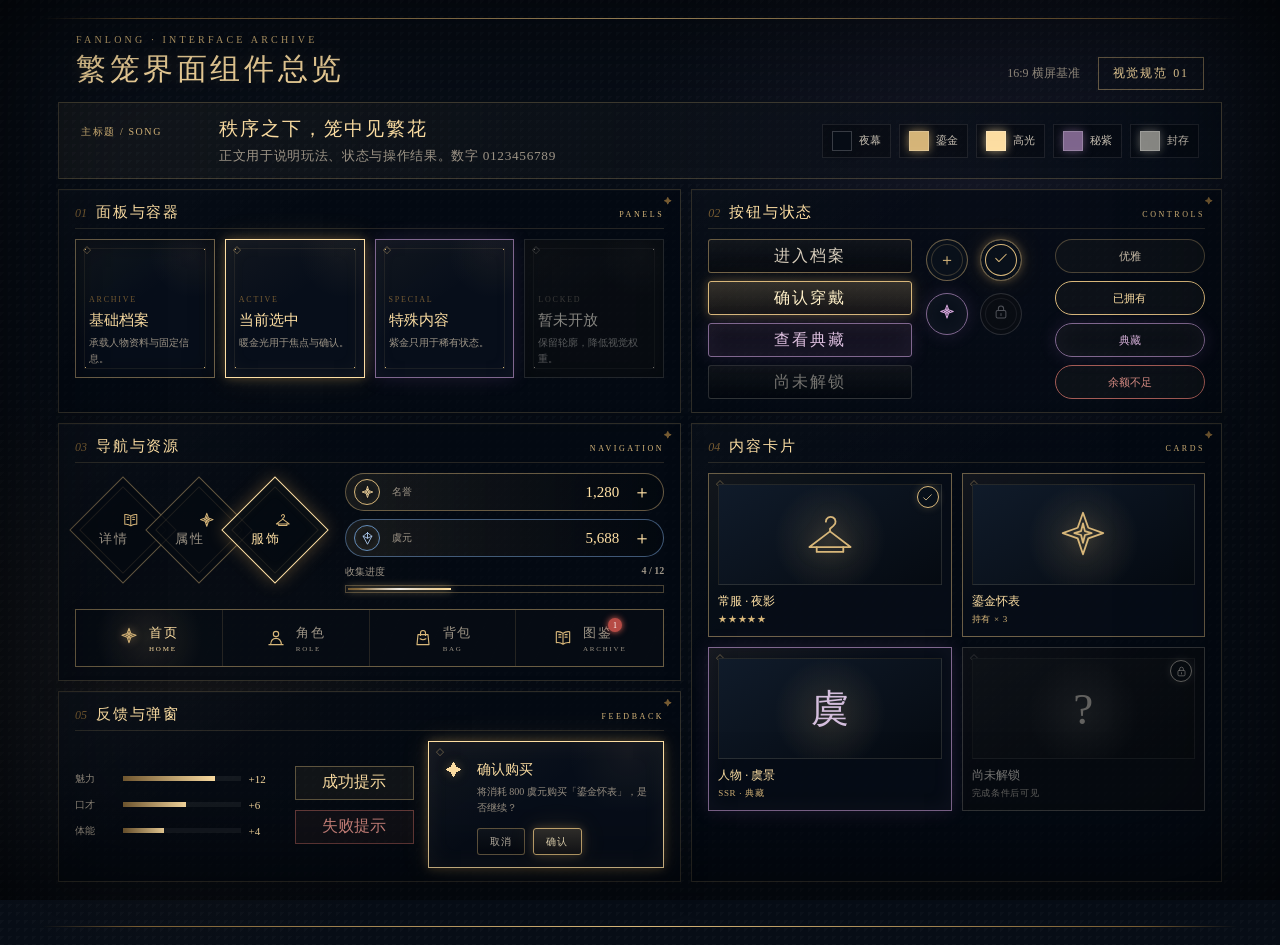
<file: components.html>
<!doctype html>
<html lang="zh-CN">
<head>
  <meta charset="UTF-8">
  <meta name="viewport" content="width=device-width, initial-scale=1">
  <meta name="theme-color" content="#070d16">
  <title>繁笼 · UI 组件总览</title>
  <link rel="stylesheet" href="components.css">
</head>
<body>
  <svg class="icon-sprite" aria-hidden="true">
    <symbol id="i-star" viewBox="0 0 24 24"><path d="M12 2.8 14.2 9l6.2 2.2-6.2 2.2L12 20l-2.2-6.6-6.2-2.2L9.8 9 12 2.8Z"/><path d="m12 7.2.8 3.2 2.8.8-2.8.8-.8 3.2-.8-3.2-2.8-.8 2.8-.8.8-3.2Z"/></symbol>
    <symbol id="i-user" viewBox="0 0 24 24"><circle cx="12" cy="7.2" r="3.2"/><path d="M5.5 20c.3-5 2.5-7.5 6.5-7.5s6.2 2.5 6.5 7.5M3.5 20h17"/></symbol>
    <symbol id="i-bag" viewBox="0 0 24 24"><path d="M6 8h12l1.2 12H4.8L6 8Z"/><path d="M9 9V6a3 3 0 0 1 6 0v3M8.5 13c2.3 1.4 4.7 1.4 7 0"/></symbol>
    <symbol id="i-book" viewBox="0 0 24 24"><path d="M4 4.5c3-.5 5.7.1 8 2v13c-2.3-1.9-5-2.5-8-2V4.5ZM20 4.5c-3-.5-5.7.1-8 2v13c2.3-1.9 5-2.5 8-2V4.5Z"/><path d="M7 8h2.5M7 11h2.5M14.5 8H17M14.5 11H17"/></symbol>
    <symbol id="i-gem" viewBox="0 0 24 24"><path d="m12 2.8 7 5.5-7 12.9L5 8.3 12 2.8Z"/><path d="m5 8.3 7 3.2 7-3.2M12 2.8v8.7"/></symbol>
    <symbol id="i-hanger" viewBox="0 0 24 24"><path d="M10.3 6.5a2 2 0 1 1 3.2 1.6L12 9.4v1.1L3.5 17h17L12 10.5"/><path d="M6.5 17v2h11v-2"/></symbol>
    <symbol id="i-check" viewBox="0 0 24 24"><path d="m5 12.5 4.2 4.2L19 7"/></symbol>
    <symbol id="i-lock" viewBox="0 0 24 24"><rect x="5.5" y="10" width="13" height="10" rx="2"/><path d="M8.5 10V7.5a3.5 3.5 0 0 1 7 0V10M12 14v2.5"/></symbol>
  </svg>
  <main class="specimen-shell">
    <header class="specimen-header ornament-line">
      <div>
        <p class="eyebrow">FANLONG · INTERFACE ARCHIVE</p>
        <h1>繁笼界面组件总览</h1>
      </div>
      <div class="header-meta">
        <span>16:9 横屏基准</span>
        <strong>视觉规范 01</strong>
      </div>
    </header>

    <section class="token-strip" aria-label="颜色与字体规范">
      <div class="token-copy">
        <span>主标题 / SONG</span>
        <strong>秩序之下，笼中见繁花</strong>
        <small>正文用于说明玩法、状态与操作结果。数字 0123456789</small>
      </div>
      <div class="swatches">
        <button class="swatch" data-copy="#070D16" style="--swatch:#070d16"><i></i><span>夜幕</span></button>
        <button class="swatch" data-copy="#D8B77A" style="--swatch:#d8b77a"><i></i><span>鎏金</span></button>
        <button class="swatch" data-copy="#FFE0A4" style="--swatch:#ffe0a4"><i></i><span>高光</span></button>
        <button class="swatch" data-copy="#80678F" style="--swatch:#80678f"><i></i><span>秘紫</span></button>
        <button class="swatch" data-copy="#8A8A86" style="--swatch:#8a8a86"><i></i><span>封存</span></button>
      </div>
    </section>

    <div class="component-grid">
      <section class="showcase panel-frames">
        <div class="section-title"><span>01</span><h2>面板与容器</h2><small>PANELS</small></div>
        <div class="frame-row">
          <article class="fl-panel panel-tall">
            <span class="panel-kicker">ARCHIVE</span>
            <h3>基础档案</h3>
            <p>承载人物资料与固定信息。</p>
          </article>
          <article class="fl-panel panel-tall is-selected">
            <span class="panel-kicker">ACTIVE</span>
            <h3>当前选中</h3>
            <p>暖金光用于焦点与确认。</p>
          </article>
          <article class="fl-panel panel-tall is-rare">
            <span class="panel-kicker">SPECIAL</span>
            <h3>特殊内容</h3>
            <p>紫金只用于稀有状态。</p>
          </article>
          <article class="fl-panel panel-tall is-disabled">
            <span class="panel-kicker">LOCKED</span>
            <h3>暂未开放</h3>
            <p>保留轮廓，降低视觉权重。</p>
          </article>
        </div>
      </section>

      <section class="showcase controls">
        <div class="section-title"><span>02</span><h2>按钮与状态</h2><small>CONTROLS</small></div>
        <div class="control-groups">
          <div class="button-column">
            <button class="fl-button">进入档案</button>
            <button class="fl-button is-primary">确认穿戴</button>
            <button class="fl-button is-rare">查看典藏</button>
            <button class="fl-button" disabled>尚未解锁</button>
          </div>
          <div class="icon-buttons">
            <button class="fl-icon-button" aria-label="新增">＋</button>
            <button class="fl-icon-button is-primary" aria-label="确认"><svg><use href="#i-check"/></svg></button>
            <button class="fl-icon-button is-rare" aria-label="稀有"><svg><use href="#i-star"/></svg></button>
            <button class="fl-icon-button" disabled aria-label="锁定"><svg><use href="#i-lock"/></svg></button>
          </div>
          <div class="status-list">
            <span class="fl-tag">优雅</span>
            <span class="fl-tag is-primary">已拥有</span>
            <span class="fl-tag is-rare">典藏</span>
            <span class="fl-tag is-danger">余额不足</span>
          </div>
        </div>
      </section>

      <section class="showcase navigation">
        <div class="section-title"><span>03</span><h2>导航与资源</h2><small>NAVIGATION</small></div>
        <div class="navigation-demo">
          <nav class="diamond-nav" aria-label="档案分栏">
            <button><i><svg><use href="#i-book"/></svg></i><span>详情</span></button>
            <button><i><svg><use href="#i-star"/></svg></i><span>属性</span></button>
            <button class="is-active"><i><svg><use href="#i-hanger"/></svg></i><span>服饰</span></button>
          </nav>
          <div class="resource-stack">
            <div class="resource-bar"><i class="resource-icon"><svg><use href="#i-star"/></svg></i><span>名誉</span><strong>1,280</strong><button>＋</button></div>
            <div class="resource-bar is-blue"><i class="resource-icon"><svg><use href="#i-gem"/></svg></i><span>虞元</span><strong>5,688</strong><button>＋</button></div>
            <div class="progress-block">
              <div><span>收集进度</span><strong>4 / 12</strong></div>
              <i class="progress-track"><b style="width:33%"></b></i>
            </div>
          </div>
        </div>
        <nav class="bottom-nav" aria-label="底部导航示例">
          <button class="is-active"><i><svg><use href="#i-star"/></svg></i><span>首页<small>HOME</small></span></button>
          <button><i><svg><use href="#i-user"/></svg></i><span>角色<small>ROLE</small></span></button>
          <button><i><svg><use href="#i-bag"/></svg></i><span>背包<small>BAG</small></span></button>
          <button><i><svg><use href="#i-book"/></svg></i><span>图鉴<small>ARCHIVE</small></span><b class="notice">1</b></button>
        </nav>
      </section>

      <section class="showcase cards">
        <div class="section-title"><span>04</span><h2>内容卡片</h2><small>CARDS</small></div>
        <div class="card-row">
          <button class="content-card is-owned">
            <span class="card-art garment-art"><svg><use href="#i-hanger"/></svg></span>
            <span class="card-copy"><strong>常服 · 夜影</strong><small>★★★★★</small></span>
            <i class="card-state"><svg><use href="#i-check"/></svg></i>
          </button>
          <button class="content-card">
            <span class="card-art item-art"><svg><use href="#i-star"/></svg></span>
            <span class="card-copy"><strong>鎏金怀表</strong><small>持有 × 3</small></span>
          </button>
          <button class="content-card is-rare">
            <span class="card-art portrait-art">虞</span>
            <span class="card-copy"><strong>人物 · 虞景</strong><small>SSR · 典藏</small></span>
          </button>
          <button class="content-card is-locked" disabled>
            <span class="card-art">?</span>
            <span class="card-copy"><strong>尚未解锁</strong><small>完成条件后可见</small></span>
            <i class="card-state"><svg><use href="#i-lock"/></svg></i>
          </button>
        </div>
      </section>

      <section class="showcase feedback">
        <div class="section-title"><span>05</span><h2>反馈与弹窗</h2><small>FEEDBACK</small></div>
        <div class="feedback-row">
          <div class="attribute-list">
            <div class="attribute"><span>魅力</span><i><b style="width:78%"></b></i><strong>+12</strong></div>
            <div class="attribute"><span>口才</span><i><b style="width:54%"></b></i><strong>+6</strong></div>
            <div class="attribute"><span>体能</span><i><b style="width:35%"></b></i><strong>+4</strong></div>
          </div>
          <div class="toast-stack">
            <button class="toast-trigger" data-toast="服饰已更换为「常服 · 夜影」">成功提示</button>
            <button class="toast-trigger is-danger" data-toast="虞元不足，无法完成购买">失败提示</button>
          </div>
          <article class="dialog-demo fl-panel is-selected">
            <span class="dialog-mark">✦</span>
            <h3>确认购买</h3>
            <p>将消耗 800 虞元购买「鎏金怀表」，是否继续？</p>
            <div><button class="fl-button">取消</button><button class="fl-button is-primary">确认</button></div>
          </article>
        </div>
      </section>
    </div>
  </main>

  <div class="toast" id="componentToast" role="status"></div>
  <script src="components.js"></script>
</body>
</html>
</file>
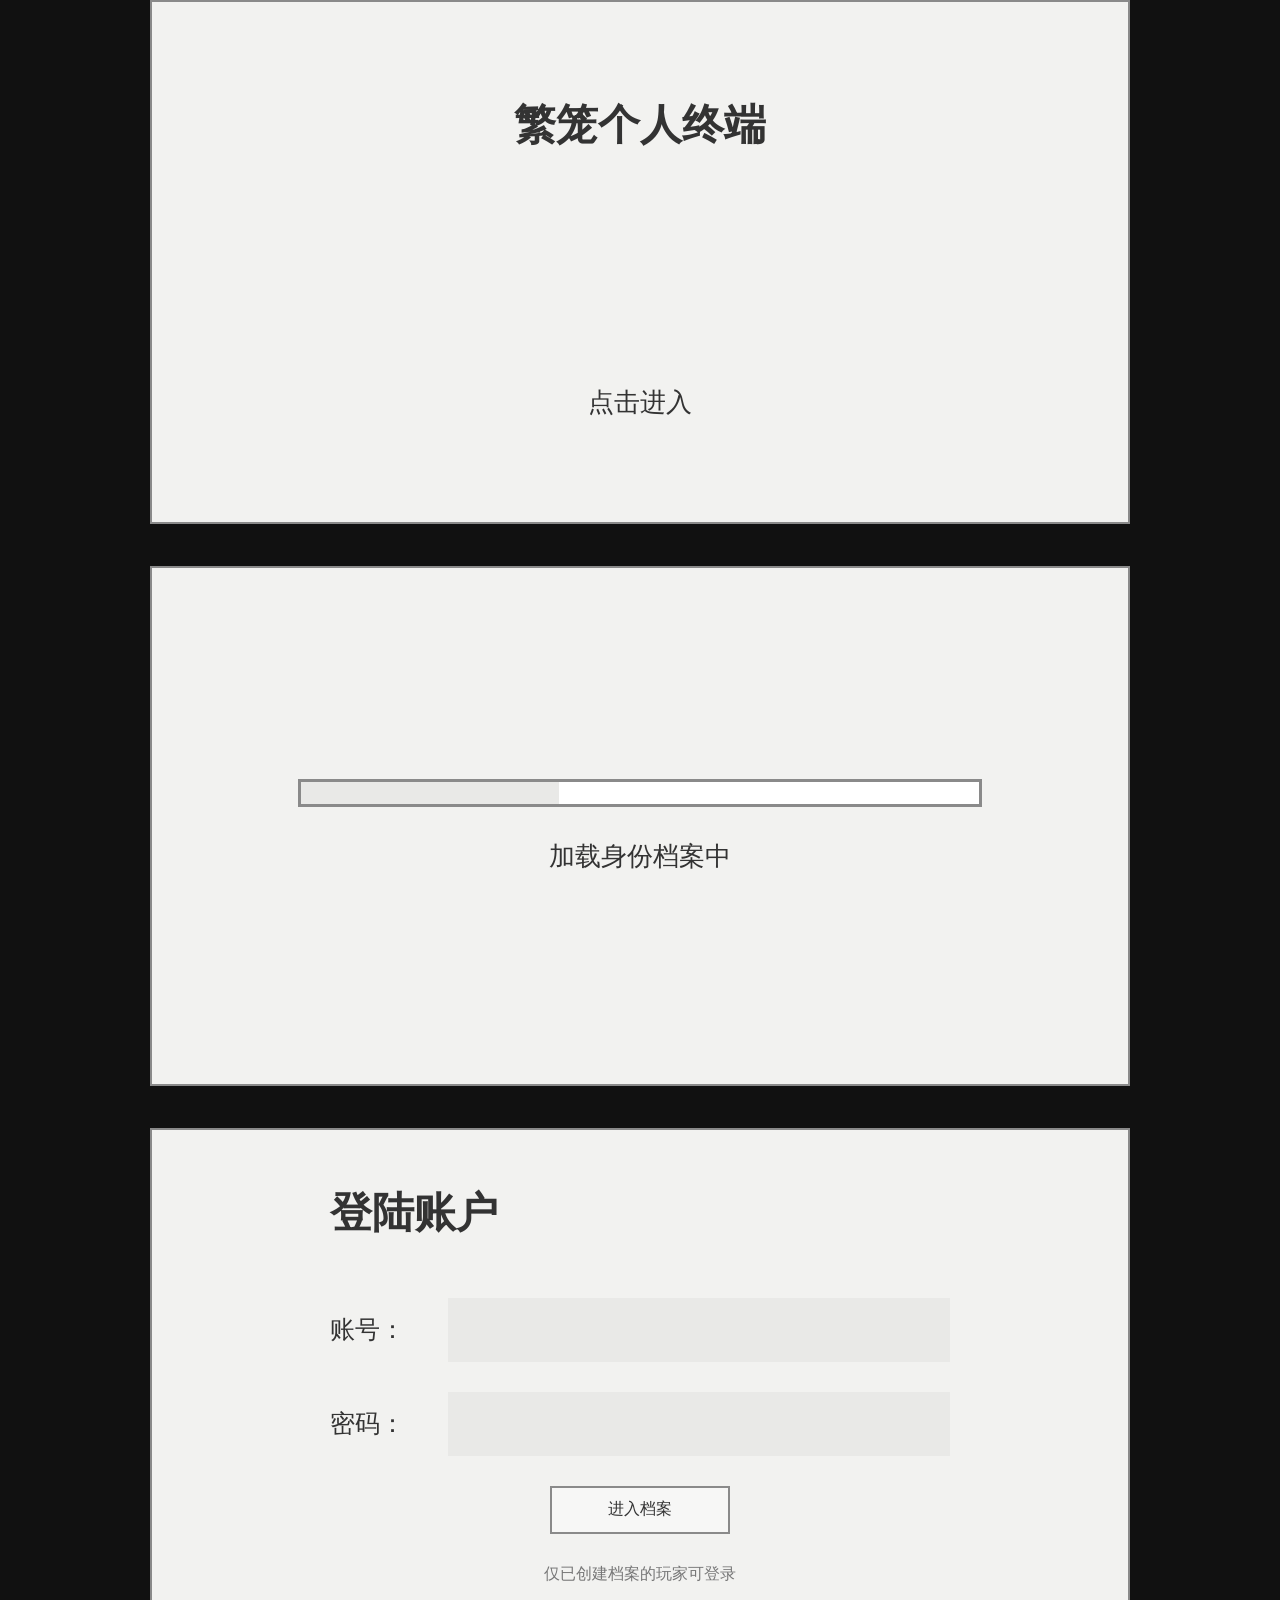
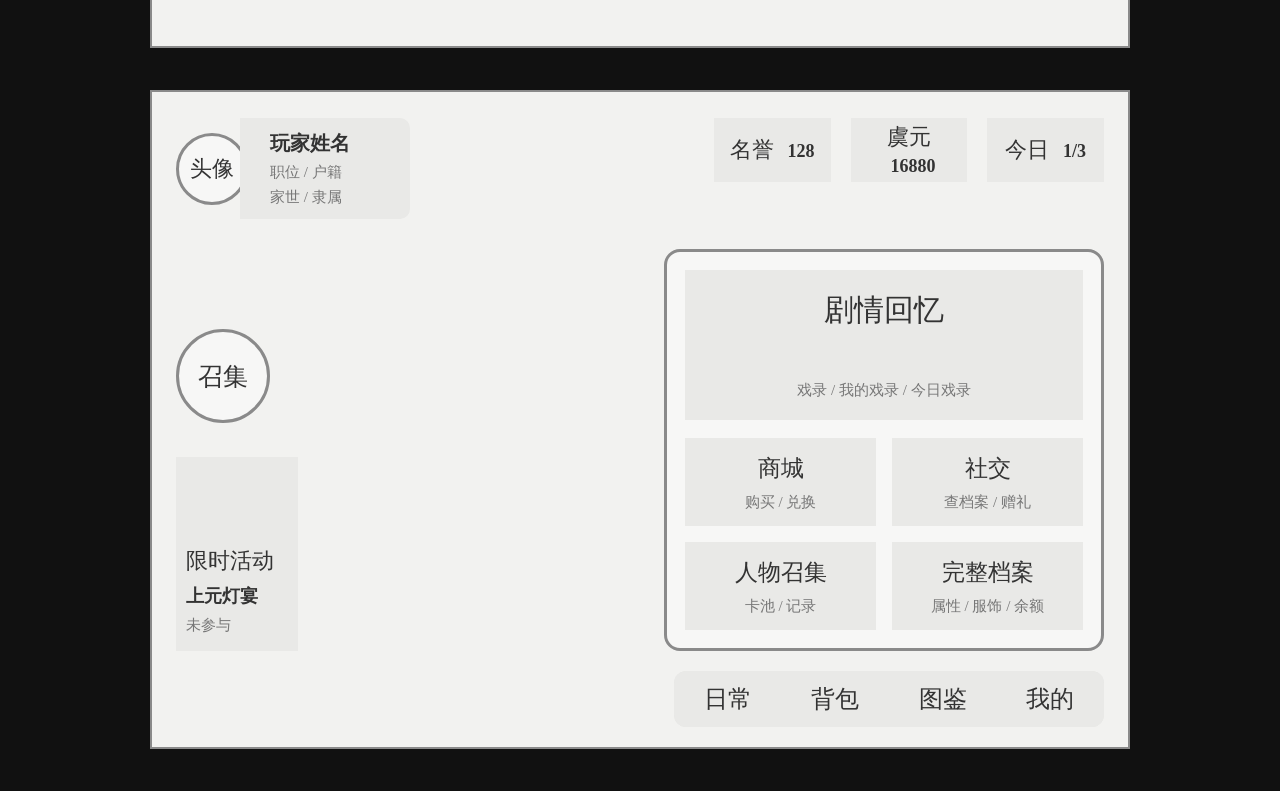
<file: wireframe.html>
<!doctype html>
<html lang="zh-CN">
<head>
  <meta charset="UTF-8">
  <meta name="viewport" content="width=device-width, initial-scale=1.0">
  <title>繁笼个人终端 · 线框</title>
  <link rel="stylesheet" href="wireframe.css">
</head>
<body>
  <main class="wireframe">
    <section class="screen cover-screen">
      <div class="center-stack">
        <h1>繁笼个人终端</h1>
        <p>点击进入</p>
      </div>
    </section>

    <section class="screen loading-screen">
      <div class="loading-box">
        <div class="loading-bar"><i></i></div>
        <p>加载身份档案中</p>
      </div>
    </section>

    <section class="screen login-screen">
      <form class="login-card">
        <h2>登陆账户</h2>
        <label>
          <span>账号：</span>
          <input type="text" aria-label="账号">
        </label>
        <label>
          <span>密码：</span>
          <input type="password" aria-label="密码">
        </label>
        <button type="button">进入档案</button>
        <small>仅已创建档案的玩家可登录</small>
      </form>
    </section>

    <section class="screen home-screen">
      <header class="home-top">
        <article class="profile-card">
          <div class="avatar">头像</div>
          <div class="profile-meta">
            <strong>玩家姓名</strong>
            <span>职位 / 户籍</span>
            <span>家世 / 隶属</span>
          </div>
        </article>
        <div class="resource-strip">
          <button>名誉 <b>128</b></button>
          <button>虞元 <b>16880</b></button>
          <button>今日 <b>1/3</b></button>
        </div>
      </header>

      <div class="home-body">
        <aside class="quick-rail" aria-label="快捷入口">
          <button class="round">召集</button>
          <button class="event-card">
            <span>限时活动</span>
            <b>上元灯宴</b>
            <small>未参与</small>
          </button>
        </aside>

        <section class="main-panel" aria-label="主要功能">
          <button class="memory-tile">
            <span>剧情回忆</span>
            <small>戏录 / 我的戏录 / 今日戏录</small>
          </button>

          <div class="feature-grid">
            <button>
              <span>商城</span>
              <small>购买 / 兑换</small>
            </button>
            <button>
              <span>社交</span>
              <small>查档案 / 赠礼</small>
            </button>
            <button>
              <span>人物召集</span>
              <small>卡池 / 记录</small>
            </button>
            <button>
              <span>完整档案</span>
              <small>属性 / 服饰 / 余额</small>
            </button>
          </div>
        </section>
      </div>

      <nav class="bottom-nav" aria-label="底部导航">
        <button>日常</button>
        <button>背包</button>
        <button>图鉴</button>
        <button>我的</button>
      </nav>
    </section>
  </main>
</body>
</html>
</file>
<file: components.css>
:root {
  --night: #070d16;
  --night-deep: #03060b;
  --panel: rgba(8, 16, 28, .92);
  --gold: #d8b77a;
  --gold-bright: #ffe0a4;
  --gold-dark: #765b32;
  --ivory: #eee5d4;
  --muted: #9e9587;
  --purple: #80678f;
  --purple-bright: #d6a6dc;
  --silver: #8a8a86;
  --danger: #a45b55;
  --line: rgba(216, 183, 122, .48);
  --glow: 0 0 10px rgba(255, 202, 116, .28), 0 0 28px rgba(255, 196, 100, .11);
  --font-title: "Songti SC", "STSong", "Noto Serif SC", serif;
}

* { box-sizing: border-box; }

html { min-width: 1100px; background: var(--night-deep); }

body {
  margin: 0;
  min-height: 100vh;
  color: var(--ivory);
  font-family: var(--font-title);
  background:
    radial-gradient(circle at 76% 20%, rgba(84, 69, 107, .16), transparent 28%),
    radial-gradient(circle at 14% 70%, rgba(153, 107, 55, .11), transparent 24%),
    linear-gradient(135deg, rgba(255,255,255,.018) 25%, transparent 25%) 0 0 / 8px 8px,
    var(--night);
}

body::after {
  content: "";
  position: fixed;
  inset: 0;
  pointer-events: none;
  box-shadow: inset 0 0 140px rgba(0,0,0,.82);
}

body::before {
  content: "";
  position: fixed;
  inset: 0;
  pointer-events: none;
  opacity: .42;
  background-image:
    linear-gradient(rgba(255,255,255,.018) 1px, transparent 1px),
    linear-gradient(90deg, rgba(255,255,255,.014) 1px, transparent 1px);
  background-size: 56px 56px;
  mask-image: radial-gradient(circle at center, black, transparent 90%);
}

button { color: inherit; font: inherit; }
.icon-sprite { position: absolute; width: 0; height: 0; overflow: hidden; }
svg { width: 1em; height: 1em; fill: none; stroke: currentColor; stroke-width: 1.35; stroke-linecap: round; stroke-linejoin: round; }
button:focus-visible { outline: 1px solid var(--gold-bright); outline-offset: 3px; }

.specimen-shell {
  position: relative;
  width: min(1680px, calc(100vw - 48px));
  min-height: 945px;
  margin: 0 auto;
  padding: 24px 34px 28px;
}

.specimen-shell::before,
.specimen-shell::after {
  content: "";
  position: absolute;
  left: 18px;
  right: 18px;
  height: 1px;
  background: linear-gradient(90deg, transparent, var(--gold-dark) 8%, var(--gold) 50%, var(--gold-dark) 92%, transparent);
}
.specimen-shell::before { top: 18px; }
.specimen-shell::after { bottom: 18px; }

.specimen-header { display: flex; align-items: end; justify-content: space-between; padding: 10px 18px 12px; }
.specimen-header h1 { margin: 4px 0 0; color: var(--gold-bright); font-size: 30px; font-weight: 500; letter-spacing: .12em; }
.specimen-header h1 { text-shadow: 0 0 18px rgba(255,205,124,.16); }
.eyebrow, .section-title small { margin: 0; color: var(--gold); font-family: Georgia, serif; font-size: 10px; letter-spacing: .32em; }
.header-meta { display: flex; align-items: center; gap: 18px; color: var(--muted); font-size: 12px; }
.header-meta strong { padding: 7px 14px; border: 1px solid var(--line); color: var(--gold-bright); font-weight: 400; letter-spacing: .16em; }

.token-strip {
  display: grid;
  grid-template-columns: 1.4fr 1fr;
  gap: 28px;
  align-items: center;
  padding: 13px 22px;
  border: 1px solid rgba(216,183,122,.25);
  background: linear-gradient(90deg, rgba(216,183,122,.055), rgba(5,12,22,.75));
}
.token-copy { display: grid; grid-template-columns: 120px 1fr; align-items: baseline; gap: 5px 18px; }
.token-copy span { color: var(--gold); font: 10px Georgia, serif; letter-spacing: .16em; }
.token-copy strong { color: var(--gold-bright); font-size: 19px; font-weight: 400; letter-spacing: .1em; }
.token-copy small { grid-column: 2; color: var(--muted); letter-spacing: .05em; }
.swatches { display: flex; justify-content: flex-end; gap: 8px; }
.swatch { display: grid; grid-template-columns: 20px auto; gap: 7px; align-items: center; padding: 6px 9px; border: 1px solid rgba(255,255,255,.09); background: rgba(0,0,0,.22); cursor: pointer; }
.swatch:hover { border-color: var(--gold); }
.swatch i { width: 20px; height: 20px; border: 1px solid rgba(255,255,255,.2); background: var(--swatch); box-shadow: 0 0 10px color-mix(in srgb, var(--swatch), transparent 35%); }
.swatch span { color: #c8c0b3; font-size: 11px; }

.component-grid { display: grid; grid-template-columns: 1.08fr .92fr; gap: 10px; margin-top: 10px; }
.showcase { position: relative; padding: 13px 16px; overflow: hidden; border: 1px solid rgba(216,183,122,.2); background: linear-gradient(145deg, rgba(255,255,255,.025), transparent 30%), rgba(3,9,17,.66); box-shadow: inset 0 1px rgba(255,255,255,.018), 0 12px 28px rgba(0,0,0,.14); animation: reveal .65s both; }
.showcase:nth-child(2) { animation-delay: .07s; }
.showcase:nth-child(3) { animation-delay: .12s; }
.showcase:nth-child(4) { animation-delay: .17s; }
.showcase:nth-child(5) { animation-delay: .22s; }
.showcase::before { content: ""; position: absolute; inset: 0; pointer-events: none; opacity: .15; background: repeating-linear-gradient(115deg, transparent 0 10px, rgba(255,255,255,.018) 11px, transparent 12px 20px); }
.showcase::after { content: "✦"; position: absolute; right: 8px; top: 7px; color: var(--gold-dark); font-size: 8px; }
.section-title { display: flex; align-items: baseline; gap: 9px; margin-bottom: 10px; padding-bottom: 6px; border-bottom: 1px solid rgba(216,183,122,.16); }
.section-title span { color: var(--gold-dark); font: italic 12px Georgia, serif; }
.section-title h2 { margin: 0; color: var(--gold-bright); font-size: 15px; font-weight: 400; letter-spacing: .12em; }
.section-title small { margin-left: auto; font-size: 8px; }

.frame-row, .card-row { display: grid; grid-template-columns: repeat(4, 1fr); gap: 10px; }
.fl-panel { position: relative; border: 1px solid var(--line); background: radial-gradient(circle at 85% 10%, rgba(216,183,122,.06), transparent 26%), linear-gradient(145deg, rgba(216,183,122,.05), transparent 45%), var(--panel); box-shadow: inset 0 0 24px rgba(0,0,0,.38); }
.fl-panel::before, .content-card::before { content: "◇"; position: absolute; left: 7px; top: 5px; color: var(--gold); font-size: 8px; }
.panel-tall { min-height: 130px; padding: 48px 13px 10px; }
.panel-tall::after { content: ""; position: absolute; inset: 8px; border: 1px solid rgba(216,183,122,.09); pointer-events: none; background: linear-gradient(135deg, var(--gold) 0 1px, transparent 1px) left top / 18px 18px no-repeat, linear-gradient(225deg, var(--gold) 0 1px, transparent 1px) right top / 18px 18px no-repeat, linear-gradient(45deg, var(--gold) 0 1px, transparent 1px) left bottom / 18px 18px no-repeat, linear-gradient(315deg, var(--gold) 0 1px, transparent 1px) right bottom / 18px 18px no-repeat; }
.panel-kicker { color: var(--gold-dark); font: 8px Georgia, serif; letter-spacing: .22em; }
.fl-panel h3 { margin: 5px 0; color: var(--gold-bright); font-size: 15px; font-weight: 400; }
.fl-panel p { margin: 0; color: var(--muted); font-size: 10px; line-height: 1.6; }
.is-selected { border-color: var(--gold-bright) !important; box-shadow: var(--glow), inset 0 0 22px rgba(216,183,122,.07) !important; }
.is-rare { border-color: var(--purple) !important; box-shadow: 0 0 18px rgba(175,111,190,.16), inset 0 0 20px rgba(128,103,143,.08) !important; }
.is-disabled { border-color: rgba(138,138,134,.35) !important; filter: saturate(.25); opacity: .56; }

.control-groups { display: grid; grid-template-columns: 1.15fr .65fr .85fr; gap: 14px; }
.button-column, .status-list { display: grid; gap: 8px; }
.fl-button { position: relative; min-height: 34px; overflow: hidden; padding: 0 18px; border: 1px solid var(--line); border-radius: 3px; color: #d8cebd; background: linear-gradient(180deg, rgba(216,183,122,.055), rgba(0,0,0,.25)); letter-spacing: .12em; cursor: pointer; transition: .2s ease; }
.fl-button::after { content: ""; position: absolute; top: -80%; bottom: -80%; left: -30%; width: 18%; background: linear-gradient(90deg, transparent, rgba(255,238,200,.25), transparent); transform: skewX(-18deg); transition: left .55s ease; }
.fl-button:hover::after { left: 120%; }
.fl-button:hover:not(:disabled) { color: var(--gold-bright); border-color: var(--gold-bright); box-shadow: var(--glow); transform: translateY(-1px); }
.fl-button:active:not(:disabled) { transform: translateY(1px); }
.fl-button.is-primary { color: #fff0c8; border-color: var(--gold); background: linear-gradient(180deg, rgba(216,183,122,.22), rgba(77,55,28,.22)); box-shadow: var(--glow); }
.fl-button.is-rare { border-color: var(--purple); color: #dec0e0; background: rgba(85,56,93,.2); }
.fl-button:disabled { color: #74736f; border-color: rgba(138,138,134,.28); cursor: not-allowed; }
.icon-buttons { display: grid; grid-template-columns: repeat(2, 42px); align-content: start; gap: 12px; }
.fl-icon-button { width: 42px; height: 42px; border: 1px solid var(--line); border-radius: 50%; color: var(--gold); background: #09101a; cursor: pointer; box-shadow: inset 0 0 0 4px #09101a, inset 0 0 0 5px rgba(216,183,122,.22); transition: transform .22s ease, box-shadow .22s ease; }
.fl-icon-button:hover:not(:disabled) { transform: rotate(8deg) scale(1.04); box-shadow: var(--glow), inset 0 0 0 4px #09101a, inset 0 0 0 5px rgba(216,183,122,.4); }
.fl-icon-button svg { font-size: 18px; }
.fl-icon-button.is-primary { box-shadow: var(--glow), inset 0 0 0 4px #09101a, inset 0 0 0 5px var(--gold); }
.fl-icon-button.is-rare { color: var(--purple-bright); border-color: var(--purple); }
.fl-icon-button:disabled { filter: grayscale(1); opacity: .4; }
.fl-tag { display: inline-grid; place-items: center; min-height: 26px; padding: 0 13px; border: 1px solid rgba(216,183,122,.3); border-radius: 999px; color: #c9bda9; font-size: 11px; background: rgba(216,183,122,.035); }
.fl-tag.is-primary { border-color: var(--gold); color: var(--gold-bright); }
.fl-tag.is-rare { border-color: var(--purple); color: #d8b2db; }
.fl-tag.is-danger { border-color: var(--danger); color: #d78b83; }

.navigation { grid-column: 1; }
.navigation-demo { display: grid; grid-template-columns: 1fr 1.35fr; gap: 22px; }
.diamond-nav { display: flex; justify-content: space-around; align-items: center; padding: 8px 10px 14px; }
.diamond-nav button { position: relative; width: 76px; height: 76px; border: 1px solid rgba(216,183,122,.45); color: var(--muted); background: rgba(5,10,18,.82); transform: rotate(45deg); cursor: pointer; transition: color .22s ease, border-color .22s ease, box-shadow .22s ease; }
.diamond-nav button:hover { color: var(--gold-bright); border-color: var(--gold); box-shadow: 0 0 14px rgba(216,183,122,.15); }
.diamond-nav button::after { content: ""; position: absolute; inset: 6px; border: 1px solid rgba(216,183,122,.12); }
.diamond-nav button > * { display: block; transform: rotate(-45deg); }
.diamond-nav button i { color: var(--gold); font-style: normal; }
.diamond-nav button i svg { font-size: 18px; }
.diamond-nav button span { margin-top: 4px; font-size: 13px; letter-spacing: .14em; }
.diamond-nav button.is-active { color: var(--gold-bright); border-color: var(--gold-bright); box-shadow: 0 0 18px rgba(255,185,92,.28), inset 0 0 15px rgba(216,183,122,.1); }
.resource-stack { display: grid; align-content: center; gap: 8px; }
.resource-bar { display: grid; grid-template-columns: 30px auto 1fr 28px; gap: 8px; align-items: center; min-height: 38px; padding: 0 8px; border: 1px solid rgba(216,183,122,.45); border-radius: 999px; background: linear-gradient(90deg, rgba(216,183,122,.09), rgba(3,8,15,.8)); }
.resource-icon { display: grid; place-items: center; width: 26px; height: 26px; border: 1px solid var(--gold); border-radius: 50%; color: var(--gold-bright); font-style: normal; box-shadow: inset 0 0 8px rgba(216,183,122,.1); }
.resource-icon svg { font-size: 15px; }
.resource-bar span { color: var(--muted); font-size: 10px; }
.resource-bar strong { color: var(--gold-bright); text-align: right; font: 15px Georgia, serif; font-weight: 400; }
.resource-bar button { border: 0; color: var(--gold-bright); background: none; font-size: 18px; cursor: pointer; }
.resource-bar.is-blue { border-color: rgba(105,145,192,.58); }
.resource-bar.is-blue .resource-icon { color: #b6d4fa; border-color: #648cb9; }
.progress-block > div { display: flex; justify-content: space-between; color: var(--muted); font-size: 10px; }
.progress-track { display: block; height: 8px; margin-top: 6px; padding: 2px; border: 1px solid rgba(216,183,122,.32); }
.progress-track b { position: relative; display: block; height: 100%; overflow: hidden; background: linear-gradient(90deg, var(--gold-dark), var(--gold-bright)); box-shadow: 0 0 8px var(--gold); }
.progress-track b::after { content: ""; position: absolute; inset: 0; background: linear-gradient(90deg, transparent 10%, rgba(255,255,255,.8) 50%, transparent 90%); animation: progress-shine 2.5s ease-in-out infinite; }
.bottom-nav { display: grid; grid-template-columns: repeat(4,1fr); margin-top: 16px; border: 1px solid var(--line); background: rgba(7,12,20,.88); }
.bottom-nav button { position: relative; display: flex; align-items: center; justify-content: center; gap: 10px; min-height: 56px; border: 0; border-right: 1px solid rgba(216,183,122,.15); color: var(--muted); background: none; cursor: pointer; }
.bottom-nav button:last-child { border-right: 0; }
.bottom-nav button:hover, .bottom-nav button.is-active { color: var(--gold-bright); background: radial-gradient(circle at center, rgba(216,183,122,.11), transparent 68%); }
.bottom-nav i { display: grid; place-items: center; color: var(--gold); font-size: 20px; font-style: normal; transition: transform .25s ease; }
.bottom-nav button:hover i, .bottom-nav button.is-active i { transform: translateY(-2px); filter: drop-shadow(0 0 5px rgba(255,206,126,.45)); }
.bottom-nav span { display: grid; text-align: left; font-size: 13px; letter-spacing: .14em; }
.bottom-nav small { margin-top: 3px; font: 7px Georgia, serif; letter-spacing: .25em; }
.notice { position: absolute; top: 8px; right: 28%; display: grid; place-items: center; width: 14px; height: 14px; border-radius: 50%; color: white; background: #b64b45; font: 8px Georgia,serif; box-shadow: 0 0 6px #e46257; }

.cards { grid-column: 2; grid-row: span 2; }
.cards .card-row { grid-template-columns: repeat(2, 1fr); }
.content-card { position: relative; min-height: 164px; overflow: hidden; padding: 9px; border: 1px solid var(--line); color: var(--ivory); background: linear-gradient(145deg, rgba(216,183,122,.06), transparent 40%), rgba(7,14,24,.9); cursor: pointer; transition: .28s cubic-bezier(.2,.8,.2,1); }
.content-card:hover:not(:disabled) { transform: translateY(-2px); border-color: var(--gold-bright); box-shadow: var(--glow); }
.card-art { position: relative; display: grid; place-items: center; height: 101px; overflow: hidden; color: var(--gold); font-size: 45px; background: radial-gradient(circle at 50% 55%, rgba(216,183,122,.15), transparent 45%), linear-gradient(150deg,#101b2a,#050a11); border: 1px solid rgba(216,183,122,.13); }
.card-art::after { content: ""; position: absolute; width: 130%; height: 1px; background: linear-gradient(90deg,transparent,var(--gold),transparent); opacity: 0; transform: rotate(-18deg); transition: opacity .25s, transform .7s; }
.content-card:hover .card-art::after { opacity: .45; transform: translateY(-42px) rotate(-18deg); }
.card-art svg { font-size: 58px; stroke-width: .75; filter: drop-shadow(0 0 9px rgba(216,183,122,.18)); }
.garment-art { font-size: 58px; }
.portrait-art { color: #d4bedd; font-size: 38px; }
.card-copy { display: grid; gap: 3px; padding-top: 8px; text-align: left; }
.card-copy strong { color: var(--gold-bright); font-size: 12px; font-weight: 400; }
.card-copy small { color: var(--gold); font-size: 9px; letter-spacing: .08em; }
.card-state { position: absolute; right: 12px; top: 12px; display: grid; place-items: center; width: 22px; height: 22px; border: 1px solid var(--gold); border-radius: 50%; color: var(--gold-bright); background: #08101a; font-style: normal; box-shadow: 0 0 9px rgba(216,183,122,.22); }
.card-state svg { font-size: 13px; }
.content-card.is-locked { filter: grayscale(.8); opacity: .5; }

.feedback { grid-column: 1; }
.feedback-row { display: grid; grid-template-columns: 1fr .58fr 1.15fr; gap: 14px; align-items: center; }
.attribute-list { display: grid; gap: 12px; }
.attribute { display: grid; grid-template-columns: 40px 1fr 32px; gap: 8px; align-items: center; color: var(--muted); font-size: 10px; }
.attribute > i { height: 5px; overflow: hidden; background: rgba(255,255,255,.06); }
.attribute > i b { display: block; height: 100%; background: linear-gradient(90deg,var(--gold-dark),var(--gold-bright)); }
.attribute strong { color: var(--gold-bright); font: 11px Georgia,serif; }
.toast-stack { display: grid; gap: 10px; }
.toast-trigger { min-height: 34px; border: 1px solid rgba(216,183,122,.4); color: var(--gold-bright); background: rgba(216,183,122,.06); cursor: pointer; }
.toast-trigger.is-danger { border-color: rgba(164,91,85,.6); color: #d78b83; background: rgba(164,91,85,.08); }
.dialog-demo { padding: 14px 14px 12px 48px; }
.dialog-demo .dialog-mark { position: absolute; left: 17px; top: 20px; color: var(--gold-bright); text-shadow: var(--glow); }
.dialog-demo h3 { font-size: 14px; }
.dialog-demo p { margin-bottom: 12px; }
.dialog-demo > div { display: flex; gap: 8px; }
.dialog-demo .fl-button { min-height: 27px; padding: 0 12px; font-size: 10px; }

.toast { position: fixed; z-index: 20; left: 50%; bottom: 42px; min-width: 280px; padding: 13px 22px; border: 1px solid var(--gold); color: var(--gold-bright); background: rgba(5,11,19,.96); text-align: center; letter-spacing: .08em; box-shadow: var(--glow), 0 14px 40px #000; opacity: 0; transform: translate(-50%, 18px); pointer-events: none; transition: .3s ease; }
.toast.is-visible { opacity: 1; transform: translate(-50%, 0); }

@keyframes reveal { from { opacity: 0; transform: translateY(8px); } to { opacity: 1; transform: translateY(0); } }
@keyframes progress-shine { 0%, 30% { transform: translateX(-130%); } 65%, 100% { transform: translateX(130%); } }

@media (max-width: 1250px) {
  .specimen-shell { width: 1180px; }
  .component-grid { grid-template-columns: 1fr 1fr; }
}

@media (prefers-reduced-motion: reduce) {
  *, *::before, *::after { scroll-behavior: auto !important; transition-duration: .01ms !important; }
}
</file>
<file: wireframe.css>
:root {
  --page: #f2f2f0;
  --ink: #333;
  --muted: #777;
  --line: #8a8a8a;
  --soft: #e9e9e7;
  --panel: #f7f7f6;
  --white: #fff;
}

* {
  box-sizing: border-box;
}

body {
  margin: 0;
  color: var(--ink);
  background: #111;
  font-family: "Noto Serif SC", "Songti SC", serif;
}

button,
input {
  font: inherit;
}

.wireframe {
  display: grid;
  gap: 42px;
  padding-bottom: 42px;
}

.screen {
  position: relative;
  width: min(100vw, 980px);
  min-height: 520px;
  margin: 0 auto;
  background: var(--page);
  border: 2px solid var(--line);
  overflow: hidden;
}

.center-stack,
.loading-screen,
.login-screen {
  display: grid;
  place-items: center;
}

.center-stack {
  min-height: 520px;
  text-align: center;
}

.center-stack h1,
.login-card h2 {
  margin: 0 0 34px;
  font-size: 42px;
  line-height: 1;
}

.center-stack p,
.loading-box p {
  margin: 0;
  font-size: 26px;
}

.loading-box {
  width: min(70%, 700px);
  text-align: center;
}

.loading-bar {
  height: 28px;
  border: 3px solid var(--line);
  background: var(--white);
}

.loading-bar i {
  display: block;
  width: 38%;
  height: 100%;
  background: var(--soft);
}

.loading-box p {
  margin-top: 32px;
}

.login-card {
  display: grid;
  gap: 30px;
  width: min(620px, 78%);
}

.login-card label {
  display: grid;
  grid-template-columns: 96px 1fr;
  align-items: center;
  gap: 22px;
  font-size: 25px;
}

.login-card input {
  height: 64px;
  border: 0;
  background: var(--soft);
}

.login-card button {
  justify-self: center;
  min-width: 180px;
  height: 48px;
  border: 2px solid var(--line);
  background: var(--panel);
  color: var(--ink);
}

.login-card small {
  color: var(--muted);
  text-align: center;
  font-size: 16px;
}

.home-screen {
  display: grid;
  grid-template-rows: auto 1fr auto;
  min-height: 520px;
  padding: 26px 24px 20px;
}

.home-top {
  display: grid;
  grid-template-columns: 1fr auto;
  align-items: start;
  gap: 20px;
}

.profile-card {
  display: flex;
  align-items: center;
  min-width: 250px;
}

.avatar,
.round {
  display: grid;
  place-items: center;
  border: 3px solid var(--line);
  border-radius: 999px;
  background: var(--panel);
}

.avatar {
  width: 72px;
  height: 72px;
  flex: 0 0 auto;
  font-size: 22px;
}

.profile-meta {
  display: grid;
  gap: 6px;
  min-width: 170px;
  margin-left: -8px;
  padding: 12px 20px 12px 30px;
  border-radius: 0 10px 10px 0;
  background: var(--soft);
}

.profile-meta strong {
  font-size: 20px;
}

.profile-meta span,
.event-card small,
.main-panel small,
.feature-grid small {
  color: var(--muted);
  font-size: 15px;
}

.resource-strip {
  display: grid;
  grid-template-columns: repeat(3, 1fr);
  gap: 20px;
  width: 390px;
}

.resource-strip button,
.feature-grid button,
.bottom-nav button,
.memory-tile,
.event-card {
  border: 0;
  background: var(--soft);
  color: var(--ink);
}

.resource-strip button {
  min-height: 38px;
  padding: 4px 10px;
  font-size: 22px;
}

.resource-strip b {
  margin-left: 8px;
  font-size: 18px;
}

.home-body {
  display: grid;
  grid-template-columns: 180px 1fr;
  gap: 34px;
  align-items: end;
  padding: 30px 0 20px;
}

.quick-rail {
  display: grid;
  gap: 34px;
  align-content: start;
  min-height: 310px;
}

.round {
  width: 94px;
  height: 94px;
  color: var(--ink);
  font-size: 25px;
}

.event-card {
  display: grid;
  align-content: end;
  gap: 8px;
  width: 122px;
  height: 194px;
  padding: 16px 10px;
  text-align: left;
}

.event-card span {
  font-size: 22px;
}

.event-card b {
  font-size: 18px;
}

.main-panel {
  justify-self: end;
  display: grid;
  gap: 18px;
  width: min(440px, 100%);
  padding: 18px;
  border: 3px solid var(--line);
  border-radius: 16px;
  background: var(--panel);
}

.memory-tile {
  display: grid;
  place-items: center;
  gap: 12px;
  min-height: 150px;
}

.memory-tile span {
  font-size: 30px;
}

.feature-grid {
  display: grid;
  grid-template-columns: repeat(2, 1fr);
  gap: 16px;
}

.feature-grid button {
  display: grid;
  place-items: center;
  min-height: 88px;
  padding: 10px;
}

.feature-grid span {
  font-size: 23px;
}

.bottom-nav {
  justify-self: end;
  display: grid;
  grid-template-columns: repeat(4, 1fr);
  width: min(430px, 100%);
  min-height: 56px;
  overflow: hidden;
  border-radius: 12px;
  background: var(--soft);
}

.bottom-nav button {
  font-size: 24px;
}

@media (max-width: 720px) {
  .screen {
    width: 100vw;
    min-height: 620px;
  }

  .home-screen {
    padding: 18px 16px;
  }

  .home-top {
    grid-template-columns: 1fr;
  }

  .resource-strip {
    width: 100%;
    gap: 10px;
  }

  .resource-strip button {
    font-size: 18px;
  }

  .home-body {
    grid-template-columns: 1fr;
    gap: 18px;
    align-items: stretch;
  }

  .quick-rail {
    grid-template-columns: 96px 1fr;
    min-height: 0;
    gap: 14px;
  }

  .event-card {
    width: auto;
    height: 96px;
  }

  .main-panel,
  .bottom-nav {
    width: 100%;
  }

  .login-card {
    width: 86%;
  }

  .login-card label {
    grid-template-columns: 80px 1fr;
    font-size: 21px;
  }
}
</file>
